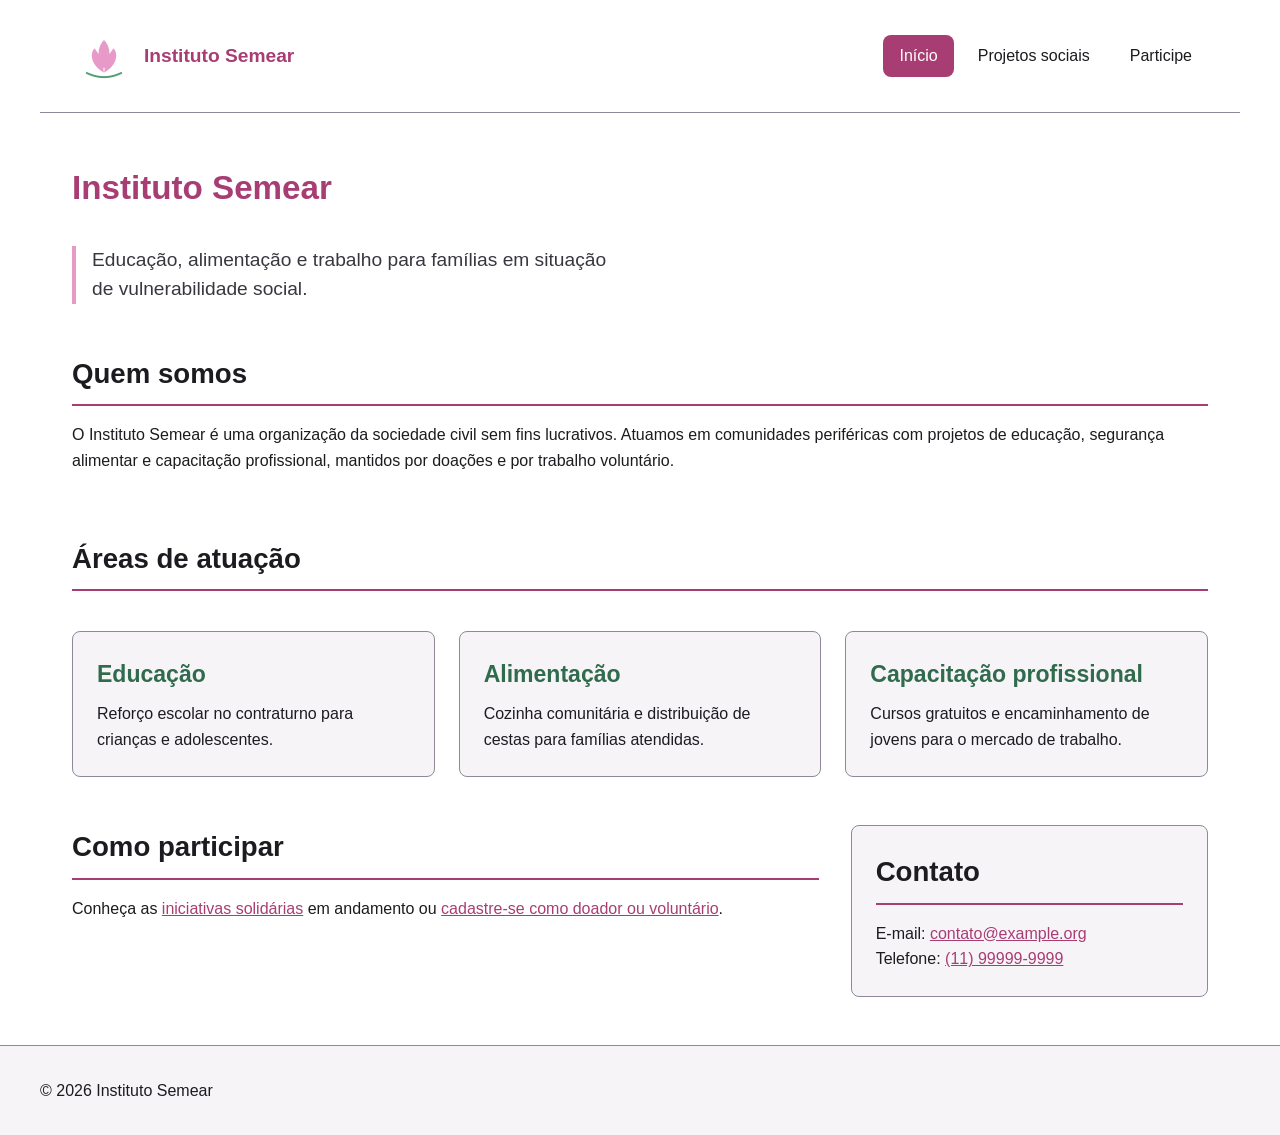
<file: index.html>
<!DOCTYPE html>
<html lang="pt-BR">
<head>
  <meta charset="UTF-8">
  <meta name="viewport" content="width=device-width, initial-scale=1.0">
  <title>Instituto Semear | Página inicial</title>
  <meta name="description" content="O Instituto Semear é uma ONG que atua com educação, alimentação e capacitação profissional em comunidades em situação de vulnerabilidade social.">
  <link rel="stylesheet" href="css/estilo.css">
</head>
<body>

  <header>
    <a href="index.html">
      <img src="imagens/logo-instituto-semear.png" alt="Logotipo do Instituto Semear" width="64" height="64">
      Instituto Semear
    </a>

    <input type="checkbox" id="abrir-menu" class="alternador-menu">
    <label for="abrir-menu" class="botao-hamburguer">&#9776; Menu</label>

    <nav aria-label="Navegação principal">
      <ul>
        <li><a href="index.html" aria-current="page">Início</a></li>

        <li class="tem-submenu">
          <a href="projetos.html">Projetos sociais</a>
          <ul class="submenu">
            <li><a href="projetos.html#semear-letras">Semear Letras</a></li>
            <li><a href="projetos.html#prato-cheio">Prato Cheio</a></li>
            <li><a href="projetos.html#semear-oficios">Semear Ofícios</a></li>
          </ul>
        </li>

        <li><a href="cadastro.html">Participe</a></li>
      </ul>
    </nav>
  </header>

  <main>

    <h1>Instituto Semear</h1>
    <p>Educação, alimentação e trabalho para famílias em situação de vulnerabilidade social.</p>

    <section>
      <h2>Quem somos</h2>
      <p>
        O Instituto Semear é uma organização da sociedade civil sem fins lucrativos.
        Atuamos em comunidades periféricas com projetos de educação, segurança alimentar
        e capacitação profissional, mantidos por doações e por trabalho voluntário.
      </p>
    </section>

    <section class="grade-cards">
      <h2>Áreas de atuação</h2>

      <section>
        <h3>Educação</h3>
        <p>Reforço escolar no contraturno para crianças e adolescentes.</p>
      </section>

      <section>
        <h3>Alimentação</h3>
        <p>Cozinha comunitária e distribuição de cestas para famílias atendidas.</p>
      </section>

      <section>
        <h3>Capacitação profissional</h3>
        <p>Cursos gratuitos e encaminhamento de jovens para o mercado de trabalho.</p>
      </section>
    </section>

    <section class="col-8">
      <h2>Como participar</h2>
      <p>
        Conheça as <a href="projetos.html">iniciativas solidárias</a> em andamento ou
        <a href="cadastro.html">cadastre-se como doador ou voluntário</a>.
      </p>
    </section>

    <section class="col-4 bloco-destaque">
      <h2>Contato</h2>
      <address>
        E-mail: <a href="mailto:contato@example.org">contato@example.org</a><br>
        Telefone: <a href="tel:+5511999999999">(11) 99999-9999</a>
      </address>
    </section>

  </main>

  <footer>
    <p>&copy; 2026 Instituto Semear</p>
  </footer>

</body>
</html>
</file>
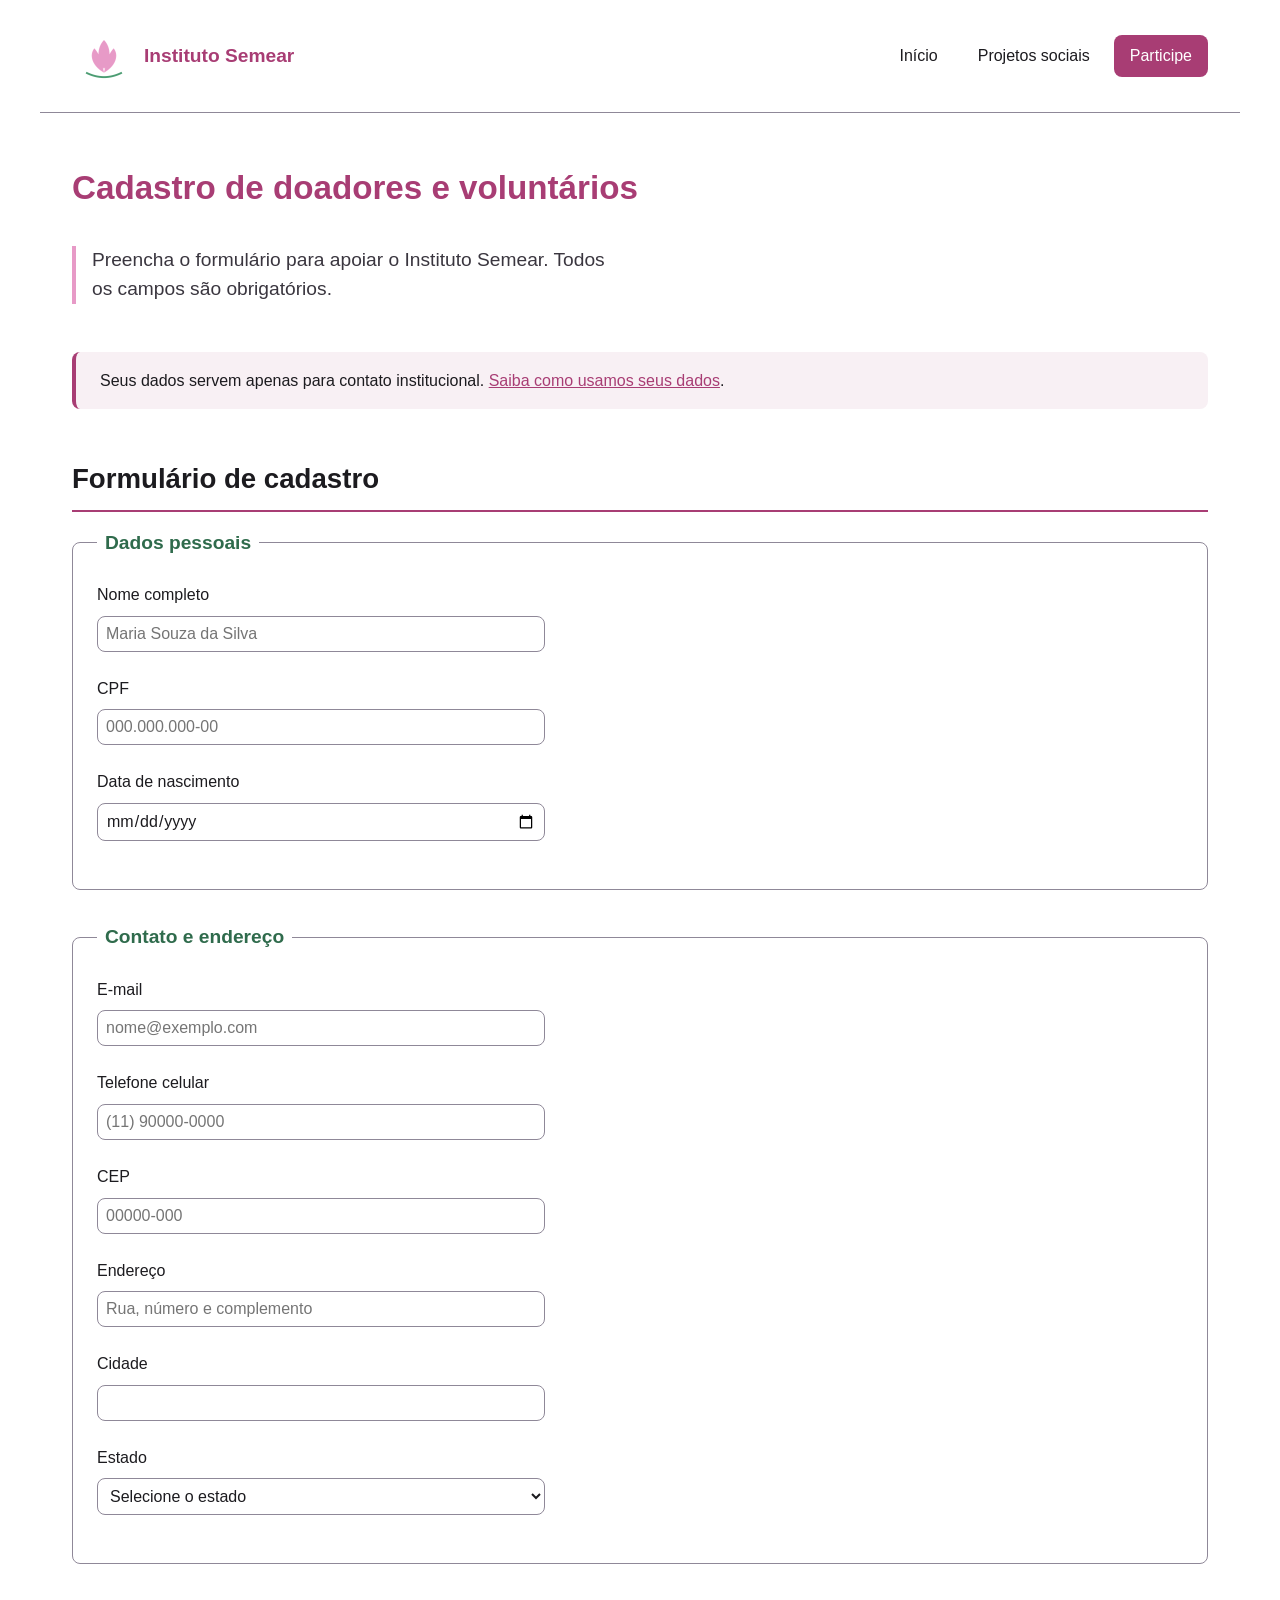
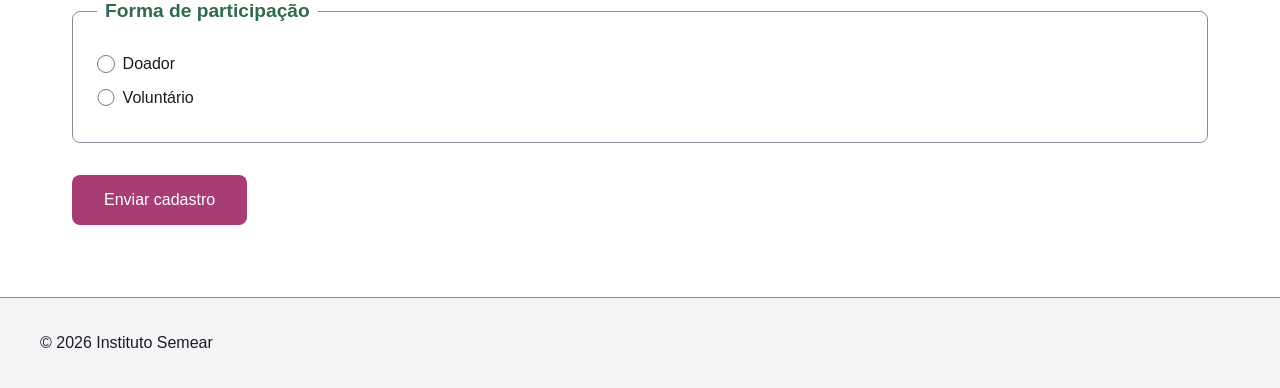
<file: cadastro.html>
<!DOCTYPE html>
<html lang="pt-BR">
<head>
  <meta charset="UTF-8">
  <meta name="viewport" content="width=device-width, initial-scale=1.0">
  <title>Participe | Instituto Semear</title>
  <meta name="description" content="Cadastre-se no Instituto Semear como doador ou voluntário e ajude a manter os projetos sociais.">
  <link rel="stylesheet" href="css/estilo.css">
</head>
<body>

  <header>
    <a href="index.html">
      <img src="imagens/logo-instituto-semear.png" alt="Logotipo do Instituto Semear" width="64" height="64">
      Instituto Semear
    </a>

    <input type="checkbox" id="abrir-menu" class="alternador-menu">
    <label for="abrir-menu" class="botao-hamburguer">&#9776; Menu</label>

    <nav aria-label="Navegação principal">
      <ul>
        <li><a href="index.html">Início</a></li>

        <li class="tem-submenu">
          <a href="projetos.html">Projetos sociais</a>
          <ul class="submenu">
            <li><a href="projetos.html#semear-letras">Semear Letras</a></li>
            <li><a href="projetos.html#prato-cheio">Prato Cheio</a></li>
            <li><a href="projetos.html#semear-oficios">Semear Ofícios</a></li>
          </ul>
        </li>

        <li><a href="cadastro.html" aria-current="page">Participe</a></li>
      </ul>
    </nav>
  </header>

  <main>

    <h1>Cadastro de doadores e voluntários</h1>
    <p>Preencha o formulário para apoiar o Instituto Semear. Todos os campos são obrigatórios.</p>

    <p class="alerta alerta-info">
      Seus dados servem apenas para contato institucional.
      <a href="#modal-dados">Saiba como usamos seus dados</a>.
    </p>

    <section>
      <h2>Formulário de cadastro</h2>

      <form action="#" method="post">

        <fieldset>
          <legend>Dados pessoais</legend>

          <p>
            <label for="nome">Nome completo</label>
            <input type="text" id="nome" name="nome" required minlength="5" maxlength="80"
                   autocomplete="name" placeholder="Maria Souza da Silva">
          </p>

          <p>
            <label for="cpf">CPF</label>
            <input type="text" id="cpf" name="cpf" required maxlength="14"
                   pattern="\d{3}\.?\d{3}\.?\d{3}-?\d{2}"
                   placeholder="000.000.000-00" inputmode="numeric"
                   title="Digite o CPF com ou sem pontuação: 000.000.000-00 ou 00000000000">
          </p>

          <p>
            <label for="nascimento">Data de nascimento</label>
            <input type="date" id="nascimento" name="nascimento" required autocomplete="bday"
                   min="1920-01-01" max="2008-12-31">
          </p>
        </fieldset>

        <fieldset>
          <legend>Contato e endereço</legend>

          <p>
            <label for="email">E-mail</label>
            <input type="email" id="email" name="email" required
                   autocomplete="email" placeholder="nome@exemplo.com">
          </p>

          <p>
            <label for="telefone">Telefone celular</label>
            <input type="tel" id="telefone" name="telefone" required autocomplete="tel"
                   pattern="\(?\d{2}\)?\s?\d{5}-?\d{4}"
                   placeholder="(11) 90000-0000" inputmode="tel"
                   title="Digite o telefone com ou sem pontuação: (11) 90000-0000 ou 11900000000">
          </p>

          <p>
            <label for="cep">CEP</label>
            <input type="text" id="cep" name="cep" required autocomplete="postal-code" maxlength="9"
                   pattern="\d{5}-?\d{3}"
                   placeholder="00000-000" inputmode="numeric"
                   title="Digite o CEP com ou sem hífen: 00000-000 ou 00000000">
          </p>

          <p>
            <label for="endereco">Endereço</label>
            <input type="text" id="endereco" name="endereco" required maxlength="120"
                   autocomplete="address-line1" placeholder="Rua, número e complemento">
          </p>

          <p>
            <label for="cidade">Cidade</label>
            <input type="text" id="cidade" name="cidade" required maxlength="60"
                   autocomplete="address-level2">
          </p>

          <p>
            <label for="estado">Estado</label>
            <select id="estado" name="estado" required autocomplete="address-level1">
              <option value="">Selecione o estado</option>
              <option value="AC">Acre</option>
              <option value="AL">Alagoas</option>
              <option value="AP">Amapá</option>
              <option value="AM">Amazonas</option>
              <option value="BA">Bahia</option>
              <option value="CE">Ceará</option>
              <option value="DF">Distrito Federal</option>
              <option value="ES">Espírito Santo</option>
              <option value="GO">Goiás</option>
              <option value="MA">Maranhão</option>
              <option value="MT">Mato Grosso</option>
              <option value="MS">Mato Grosso do Sul</option>
              <option value="MG">Minas Gerais</option>
              <option value="PA">Pará</option>
              <option value="PB">Paraíba</option>
              <option value="PR">Paraná</option>
              <option value="PE">Pernambuco</option>
              <option value="PI">Piauí</option>
              <option value="RJ">Rio de Janeiro</option>
              <option value="RN">Rio Grande do Norte</option>
              <option value="RS">Rio Grande do Sul</option>
              <option value="RO">Rondônia</option>
              <option value="RR">Roraima</option>
              <option value="SC">Santa Catarina</option>
              <option value="SP">São Paulo</option>
              <option value="SE">Sergipe</option>
              <option value="TO">Tocantins</option>
            </select>
          </p>
        </fieldset>

        <fieldset>
          <legend>Forma de participação</legend>

          <p class="opcao">
            <input type="radio" id="tipo-doador" name="tipo" value="doador" required>
            <label for="tipo-doador">Doador</label>
          </p>

          <p class="opcao">
            <input type="radio" id="tipo-voluntario" name="tipo" value="voluntario">
            <label for="tipo-voluntario">Voluntário</label>
          </p>
        </fieldset>

        <p>
          <button type="submit">Enviar cadastro</button>
        </p>

      </form>
    </section>

  </main>

  <footer>
    <p>&copy; 2026 Instituto Semear</p>
  </footer>

  <div id="modal-dados" class="modal">
    <section class="modal-caixa">
      <h2>Como usamos seus dados</h2>
      <p>
        Os dados do cadastro ficam com a equipe do Instituto Semear e servem para
        enviar a prestação de contas aos doadores e para combinar os turnos com os
        voluntários.
      </p>
      <p>Para sair do cadastro, basta responder ao e-mail de confirmação.</p>
      <a href="#" class="modal-fechar">Fechar</a>
    </section>
  </div>

</body>
</html>
</file>
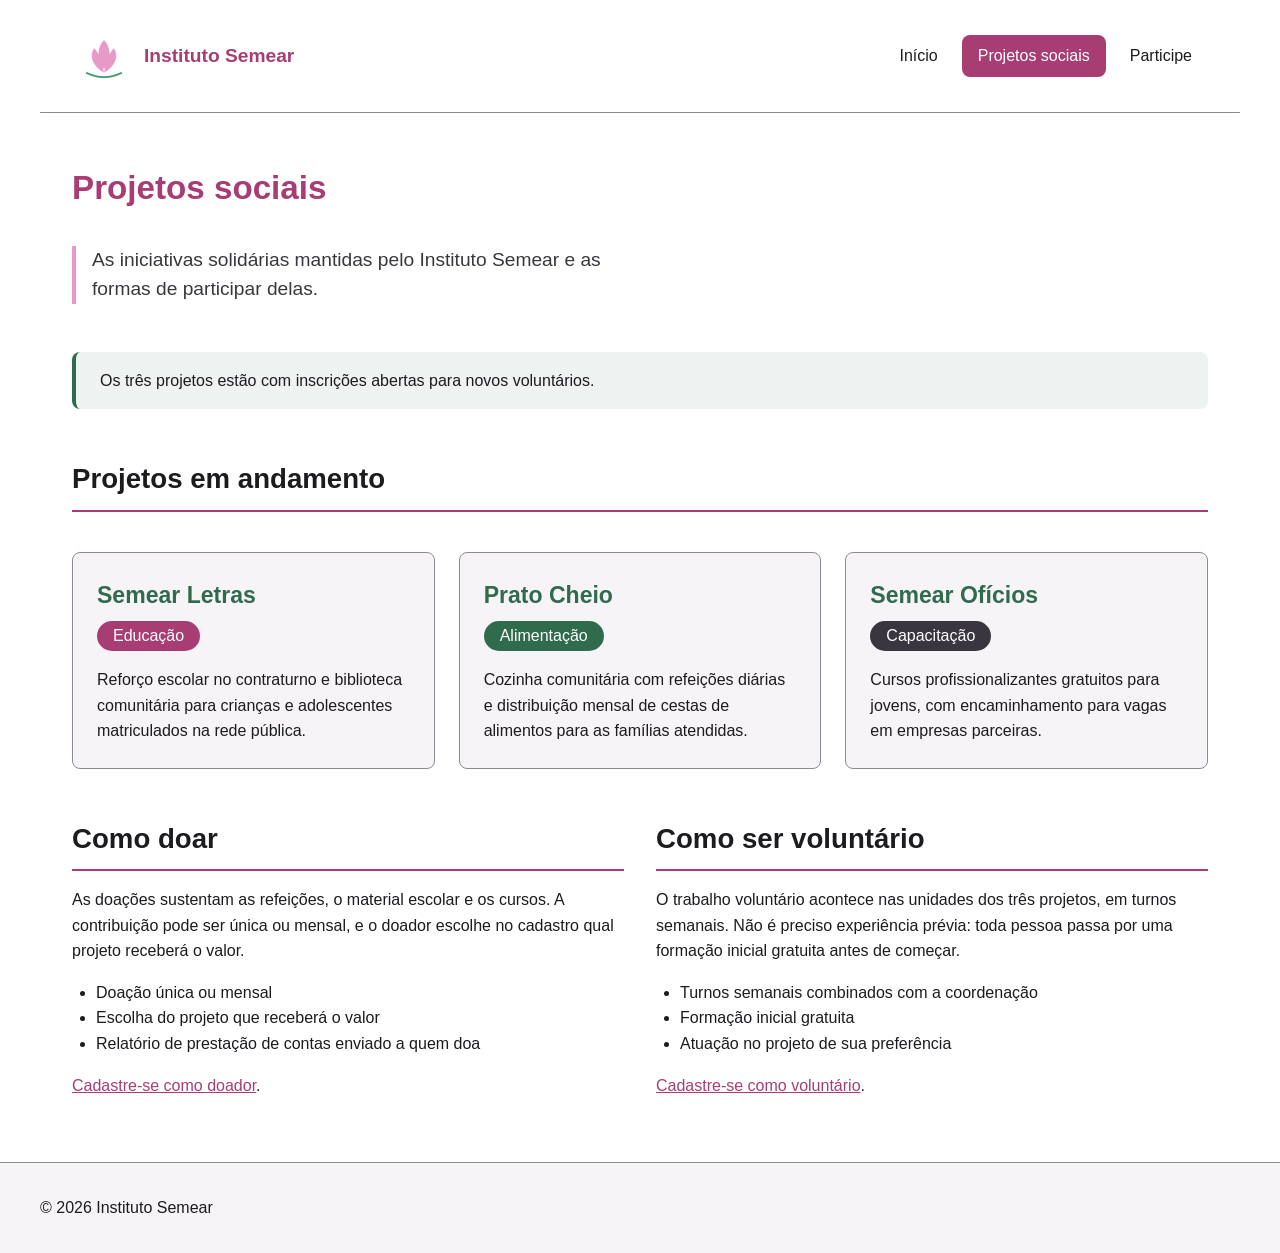
<file: projetos.html>
<!DOCTYPE html>
<html lang="pt-BR">
<head>
  <meta charset="UTF-8">
  <meta name="viewport" content="width=device-width, initial-scale=1.0">
  <title>Projetos sociais | Instituto Semear</title>
  <meta name="description" content="Conheça as iniciativas solidárias do Instituto Semear e saiba como doar ou atuar como voluntário.">
  <link rel="stylesheet" href="css/estilo.css">
</head>
<body>

  <header>
    <a href="index.html">
      <img src="imagens/logo-instituto-semear.png" alt="Logotipo do Instituto Semear" width="64" height="64">
      Instituto Semear
    </a>

    <input type="checkbox" id="abrir-menu" class="alternador-menu">
    <label for="abrir-menu" class="botao-hamburguer">&#9776; Menu</label>

    <nav aria-label="Navegação principal">
      <ul>
        <li><a href="index.html">Início</a></li>

        <li class="tem-submenu">
          <a href="projetos.html" aria-current="page">Projetos sociais</a>
          <ul class="submenu">
            <li><a href="projetos.html#semear-letras">Semear Letras</a></li>
            <li><a href="projetos.html#prato-cheio">Prato Cheio</a></li>
            <li><a href="projetos.html#semear-oficios">Semear Ofícios</a></li>
          </ul>
        </li>

        <li><a href="cadastro.html">Participe</a></li>
      </ul>
    </nav>
  </header>

  <main>

    <h1>Projetos sociais</h1>
    <p>As iniciativas solidárias mantidas pelo Instituto Semear e as formas de participar delas.</p>

    <p class="alerta alerta-sucesso">Os três projetos estão com inscrições abertas para novos voluntários.</p>

    <section class="grade-cards">
      <h2>Projetos em andamento</h2>

      <article id="semear-letras">
        <h3>Semear Letras</h3>
        <span class="etiqueta etiqueta-educacao">Educação</span>
        <p>
          Reforço escolar no contraturno e biblioteca comunitária para crianças e
          adolescentes matriculados na rede pública.
        </p>
      </article>

      <article id="prato-cheio">
        <h3>Prato Cheio</h3>
        <span class="etiqueta etiqueta-alimentacao">Alimentação</span>
        <p>
          Cozinha comunitária com refeições diárias e distribuição mensal de cestas
          de alimentos para as famílias atendidas.
        </p>
      </article>

      <article id="semear-oficios">
        <h3>Semear Ofícios</h3>
        <span class="etiqueta etiqueta-capacitacao">Capacitação</span>
        <p>
          Cursos profissionalizantes gratuitos para jovens, com encaminhamento para
          vagas em empresas parceiras.
        </p>
      </article>
    </section>

    <section class="col-6">
      <h2>Como doar</h2>
      <p>
        As doações sustentam as refeições, o material escolar e os cursos. A contribuição
        pode ser única ou mensal, e o doador escolhe no cadastro qual projeto receberá o valor.
      </p>
      <ul>
        <li>Doação única ou mensal</li>
        <li>Escolha do projeto que receberá o valor</li>
        <li>Relatório de prestação de contas enviado a quem doa</li>
      </ul>
      <p><a href="cadastro.html">Cadastre-se como doador</a>.</p>
    </section>

    <section class="col-6">
      <h2>Como ser voluntário</h2>
      <p>
        O trabalho voluntário acontece nas unidades dos três projetos, em turnos semanais.
        Não é preciso experiência prévia: toda pessoa passa por uma formação inicial gratuita
        antes de começar.
      </p>
      <ul>
        <li>Turnos semanais combinados com a coordenação</li>
        <li>Formação inicial gratuita</li>
        <li>Atuação no projeto de sua preferência</li>
      </ul>
      <p><a href="cadastro.html">Cadastre-se como voluntário</a>.</p>
    </section>

  </main>

  <footer>
    <p>&copy; 2026 Instituto Semear</p>
  </footer>

</body>
</html>
</file>
<file: css/estilo.css>
/* ============================================================
   DESIGN SYSTEM - Instituto Semear
   1. Variáveis   2. Base   3. Layout (Grid)   4. Componentes (Flexbox)
   ============================================================ */

/* ---------- 1. VARIÁVEIS ---------- */

:root {

  /* Cores primárias (rosa da identidade) */
  --cor-primaria: #A83D74;
  --cor-primaria-clara: #E79AC7;

  /* Cores secundárias (verde da identidade) */
  --cor-secundaria: #2F6B4C;
  --cor-secundaria-clara: #4C9B72;

  /* Tons neutros */
  --cor-texto: #1C1B1F;
  --cor-texto-suave: #3A363F;
  --cor-borda: #8F8898;
  --cor-fundo: #FFFFFF;
  --cor-fundo-alt: #F7F4F8;

  /* Cor de estado */
  --cor-erro: #B3261E;

  /* Tipografia: escala modular de razão 1,2 a partir de 16px */
  --fonte-base: "Segoe UI", Arial, Helvetica, sans-serif;
  --texto-base: 1rem;      /* 16px   - corpo */
  --texto-md: 1.2rem;      /* 19px   - destaque e legend */
  --texto-lg: 1.44rem;     /* 23px   - h3 */
  --texto-xl: 1.728rem;    /* 28px   - h2 */
  --texto-2xl: 2.074rem;   /* 33px   - h1 */
  --altura-linha: 1.6;

  /* Espaçamentos: múltiplos de 8px */
  --espaco-1: 0.5rem;
  --espaco-2: 1rem;
  --espaco-3: 1.5rem;
  --espaco-4: 2rem;
  --espaco-5: 3rem;
  --espaco-6: 4rem;

  /* Layout */
  --largura-maxima: 1080px;
  --raio: 8px;
}

/* ---------- 2. BASE ---------- */

* { box-sizing: border-box; }

body {
  margin: 0;
  font-family: var(--fonte-base);
  font-size: var(--texto-base);
  line-height: var(--altura-linha);
  color: var(--cor-texto);
  background-color: var(--cor-fundo);
}

h1 {
  font-size: var(--texto-2xl);
  color: var(--cor-primaria);
  margin: 0 0 var(--espaco-2);
}

h2 {
  font-size: var(--texto-xl);
  color: var(--cor-texto);
  margin: 0 0 var(--espaco-2);
  padding-bottom: var(--espaco-1);
  border-bottom: 2px solid var(--cor-primaria);
}

h3 {
  font-size: var(--texto-lg);
  color: var(--cor-secundaria);
  margin: 0 0 var(--espaco-1);
}

p { margin: 0 0 var(--espaco-2); }

a { color: var(--cor-primaria); }
a:hover, a:focus { color: var(--cor-secundaria); }

ul { margin: 0 0 var(--espaco-2); padding-left: var(--espaco-3); }

/* ---------- 3. LAYOUT MACRO: GRID DE 12 COLUNAS ---------- */

header,
main,
footer {
  max-width: var(--largura-maxima);
  margin: 0 auto;
  padding: var(--espaco-3);
}

main {
  display: grid;
  grid-template-columns: repeat(12, 1fr);
  gap: var(--espaco-4);
  padding-block: var(--espaco-4);
}

/* por padrão cada bloco ocupa a largura toda da grade */
main > * { grid-column: span 12; }

/* o gap da grade já separa os blocos: zeramos as margens dos filhos diretos */
main > h1,
main > p { margin-bottom: 0; }

/* a frase de apoio abaixo do h1 fica colada nele */
main > h1 + p {
  margin-top: calc(var(--espaco-4) * -1 + var(--espaco-2));
  padding-left: var(--espaco-2);
  border-left: 4px solid var(--cor-primaria-clara);
  font-size: var(--texto-md);
  line-height: 1.5;
  color: var(--cor-texto-suave);
  max-width: 52ch;
}

/* seções de cartões viram uma grade interna de 12 colunas */
.grade-cards {
  display: grid;
  grid-template-columns: repeat(12, 1fr);
  gap: var(--espaco-3);
}

.grade-cards > h2 { grid-column: span 12; }

.grade-cards > section,
.grade-cards > article {
  grid-column: span 12;
}

/* ---------- 4. COMPONENTES (FLEXBOX) ---------- */

/* cabeçalho: logotipo à esquerda, menu à direita */
header {
  display: flex;
  flex-wrap: wrap;
  align-items: center;
  justify-content: space-between;
  gap: var(--espaco-2);
  border-bottom: 1px solid var(--cor-borda);
}

header > a {
  display: flex;
  align-items: center;
  gap: var(--espaco-1);
  font-size: var(--texto-md);
  font-weight: bold;
  color: var(--cor-primaria);
  text-decoration: none;
}

/* --- NAVEGAÇÃO: base mobile com menu hambúrguer --- */

/* o checkbox fica fora da tela, mas continua acessível pelo teclado */
.alternador-menu {
  position: absolute;
  opacity: 0;
  pointer-events: none;
}

.botao-hamburguer {
  padding: var(--espaco-1) var(--espaco-2);
  border: 1px solid var(--cor-borda);
  border-radius: var(--raio);
  color: var(--cor-texto);
  cursor: pointer;
  user-select: none;
}

.alternador-menu:focus-visible + .botao-hamburguer {
  outline: 2px solid var(--cor-primaria);
  outline-offset: 2px;
}

/* o menu ocupa a linha inteira e começa fechado */
nav {
  flex-basis: 100%;
  max-height: 0;
  overflow: hidden;
  transition: max-height 0.3s ease;
}

/* o checkbox marcado abre o menu */
.alternador-menu:checked ~ nav {
  max-height: 30rem;
}

nav ul {
  display: flex;
  flex-direction: column;
  gap: var(--espaco-1);
  margin: 0;
  padding: 0;
  list-style: none;
}

nav a {
  display: block;
  padding: var(--espaco-1) var(--espaco-2);
  border-radius: var(--raio);
  text-decoration: none;
  color: var(--cor-texto);
  transition: background-color 0.2s ease, color 0.2s ease;
}

nav a:hover,
nav a:focus {
  background-color: var(--cor-fundo-alt);
  color: var(--cor-primaria);
}

nav a[aria-current="page"] {
  background-color: var(--cor-primaria);
  color: var(--cor-fundo);
}

/* no celular o submenu aparece recuado, como lista aninhada */
.submenu {
  padding-left: var(--espaco-3);
}

.submenu a {
  font-size: var(--texto-base);
  color: var(--cor-texto-suave);
}

/* cartões */
.grade-cards > section,
.grade-cards > article {
  display: flex;
  flex-direction: column;
  background-color: var(--cor-fundo-alt);
  border: 1px solid var(--cor-borda);
  border-radius: var(--raio);
  padding: var(--espaco-3);
}

.grade-cards p:last-child { margin-bottom: 0; }

/* formulário */
fieldset {
  border: 1px solid var(--cor-borda);
  border-radius: var(--raio);
  margin: 0 0 var(--espaco-4);
  padding: var(--espaco-3);
}

legend {
  font-size: var(--texto-md);
  font-weight: bold;
  color: var(--cor-secundaria);
  padding: 0 var(--espaco-1);
}

form p {
  display: flex;
  flex-direction: column;
  gap: var(--espaco-1);
  margin-bottom: var(--espaco-3);
}

label { color: var(--cor-texto); }

input,
select {
  font-family: var(--fonte-base);
  font-size: var(--texto-base);
  max-width: 28rem;
  padding: var(--espaco-1);
  border: 1px solid var(--cor-borda);
  border-radius: var(--raio);
  background-color: var(--cor-fundo);
  color: var(--cor-texto);
}

/* botões de opção lado a lado com o rótulo */
form p.opcao {
  flex-direction: row;
  align-items: center;
  gap: var(--espaco-1);
  margin-bottom: var(--espaco-1);
}

input[type="radio"] {
  width: 1.1rem;
  height: 1.1rem;
  max-width: none;
  margin: 0;
  padding: 0;
  accent-color: var(--cor-primaria);
}

button {
  align-self: flex-start;
  font-family: var(--fonte-base);
  font-size: var(--texto-base);
  padding: var(--espaco-2) var(--espaco-4);
  border: none;
  border-radius: var(--raio);
  background-color: var(--cor-primaria);
  color: var(--cor-fundo);
  cursor: pointer;
  transition: background-color 0.2s ease, box-shadow 0.2s ease, transform 0.1s ease;
}

/* ponteiro sobre o botão: escurece e ganha sombra */
button:hover {
  background-color: var(--cor-secundaria);
  box-shadow: 0 2px 6px rgba(28, 27, 31, 0.25);
}

/* botão pressionado: afunda 1px e perde a sombra */
button:active {
  transform: translateY(1px);
  box-shadow: none;
}

/* botão desativado: perde cor, sombra e o cursor de clique */
button:disabled {
  background-color: var(--cor-borda);
  color: var(--cor-texto-suave);
  box-shadow: none;
  cursor: not-allowed;
}

/* --- FEEDBACK VISUAL DO FORMULÁRIO --- */

input,
select {
  transition: border-color 0.2s ease, box-shadow 0.2s ease;
}

/* campo em uso */
input:focus,
select:focus {
  border-color: var(--cor-primaria);
}

/* erro: só depois que a pessoa mexeu no campo */
input:user-invalid,
select:user-invalid {
  border-color: var(--cor-erro);
  box-shadow: 0 0 0 3px rgba(179, 38, 30, 0.15);
}

/* sucesso: campo preenchido dentro do formato */
input:user-valid,
select:user-valid {
  border-color: var(--cor-secundaria);
  box-shadow: 0 0 0 3px rgba(47, 107, 76, 0.15);
}

/* --- ETIQUETAS (badges) --- */

.etiqueta {
  align-self: flex-start;
  margin-bottom: var(--espaco-2);
  padding: 0.125rem var(--espaco-2);
  border-radius: 999px;
  font-size: var(--texto-base);
  color: var(--cor-fundo);
}

.etiqueta-educacao { background-color: var(--cor-primaria); }
.etiqueta-alimentacao { background-color: var(--cor-secundaria); }
.etiqueta-capacitacao { background-color: var(--cor-texto-suave); }

/* --- CAIXAS DE ALERTA --- */

.alerta {
  padding: var(--espaco-2) var(--espaco-3);
  border-left: 4px solid;
  border-radius: var(--raio);
  color: var(--cor-texto);
}

.alerta-info {
  border-color: var(--cor-primaria);
  background-color: rgba(168, 61, 116, 0.08);
}

.alerta-sucesso {
  border-color: var(--cor-secundaria);
  background-color: rgba(47, 107, 76, 0.08);
}

.alerta-erro {
  border-color: var(--cor-erro);
  background-color: rgba(179, 38, 30, 0.08);
}

/* --- MODAL (aberto pelo alvo da URL, sem JavaScript) --- */

.modal {
  position: fixed;
  top: 0;
  right: 0;
  bottom: 0;
  left: 0;
  z-index: 100;
  display: flex;
  align-items: center;
  justify-content: center;
  padding: var(--espaco-3);
  background-color: rgba(28, 27, 31, 0.6);
  opacity: 0;
  visibility: hidden;
  transition: opacity 0.25s ease, visibility 0.25s ease;
}

/* o modal abre quando o seu id vira o alvo do endereço */
.modal:target {
  opacity: 1;
  visibility: visible;
}

.modal-caixa {
  max-width: 34rem;
  padding: var(--espaco-4);
  border-radius: var(--raio);
  background-color: var(--cor-fundo);
  box-shadow: 0 8px 24px rgba(28, 27, 31, 0.3);
  transform: translateY(-1rem);
  transition: transform 0.25s ease;
}

.modal:target .modal-caixa {
  transform: translateY(0);
}

.modal-caixa h2 {
  margin-top: 0;
}

.modal-fechar {
  display: inline-block;
  padding: var(--espaco-1) var(--espaco-3);
  border-radius: var(--raio);
  background-color: var(--cor-primaria);
  color: var(--cor-fundo);
  text-decoration: none;
  transition: background-color 0.2s ease;
}

.modal-fechar:hover,
.modal-fechar:focus {
  background-color: var(--cor-secundaria);
  color: var(--cor-fundo);
}

/* rodapé */

footer {
  max-width: none;
  padding: var(--espaco-4) var(--espaco-3);
  border-top: 1px solid var(--cor-borda);
  background-color: var(--cor-fundo-alt);
  color: var(--cor-texto);
}

footer p {
  max-width: var(--largura-maxima);
  margin: 0 auto;
}

/* endereço de contato */
address {
  font-style: normal;
  color: var(--cor-texto);
}

/* ---------- 6. FOCO VISÍVEL (acessibilidade) ---------- */

a:focus-visible,
button:focus-visible,
input:focus-visible,
select:focus-visible {
  outline: 2px solid var(--cor-primaria);
  outline-offset: 2px;
}

/* ---------- 7. BLOCOS DA GRADE DE 12 COLUNAS ---------- */

.bloco-destaque {
  background-color: var(--cor-fundo-alt);
  border: 1px solid var(--cor-borda);
  border-radius: var(--raio);
  padding: var(--espaco-3);
}

/* ============================================================
   PONTOS DE QUEBRA - cinco cenários adaptativos
   Abordagem mobile-first: a base vale para o celular pequeno
   e cada @media acrescenta comportamento em telas maiores.
   ============================================================ */

/* 1. Celular grande - 480px: mais respiro lateral e campos mais largos */
@media (min-width: 480px) {
  header,
  main,
  footer { padding-inline: var(--espaco-4); }

  input:not([type="radio"]),
  select { width: 100%; }
}

/* 2. Tablet - 768px: menu horizontal com dropdown e cartões em 6 colunas */
@media (min-width: 768px) {
  .grade-cards > section,
  .grade-cards > article { grid-column: span 6; }

  main { padding-block: var(--espaco-5); }

  /* o hambúrguer some e o menu volta a ficar sempre visível */
  .botao-hamburguer { display: none; }

  nav {
    flex-basis: auto;
    max-height: none;
    overflow: visible;
  }

  nav > ul {
    flex-direction: row;
    flex-wrap: wrap;
  }

  /* o item que tem submenu vira referência de posicionamento */
  .tem-submenu { position: relative; }

  /* submenu escondido por padrão, sobreposto ao conteúdo */
  .submenu {
    position: absolute;
    top: 100%;
    left: 0;
    z-index: 10;
    min-width: 13rem;
    padding: var(--espaco-1);
    border: 1px solid var(--cor-borda);
    border-radius: var(--raio);
    background-color: var(--cor-fundo);
    opacity: 0;
    visibility: hidden;
    transform: translateY(-0.5rem);
    transition: opacity 0.2s ease, transform 0.2s ease, visibility 0.2s ease;
  }

  /* abre no ponteiro do mouse e também na navegação por teclado */
  .tem-submenu:hover > .submenu,
  .tem-submenu:focus-within > .submenu {
    opacity: 1;
    visibility: visible;
    transform: translateY(0);
  }
}

/* 3. Desktop - 1024px: cartões em 4 colunas e blocos assimétricos da grade */
@media (min-width: 1024px) {
  .grade-cards > section,
  .grade-cards > article { grid-column: span 4; }

  main > .col-8 { grid-column: span 8; }
  main > .col-6 { grid-column: span 6; }
  main > .col-4 { grid-column: span 4; }
}

/* 4. Desktop grande - 1280px: área de conteúdo mais larga e gap maior */
@media (min-width: 1280px) {
  :root { --largura-maxima: 1200px; }

  main { gap: var(--espaco-5) var(--espaco-4); }
}

/* 5. Panorâmico - 1440px: largura máxima final e respiro vertical ampliado */
@media (min-width: 1440px) {
  :root { --largura-maxima: 1320px; }

  main { padding-block: var(--espaco-6); }
}
</file>
